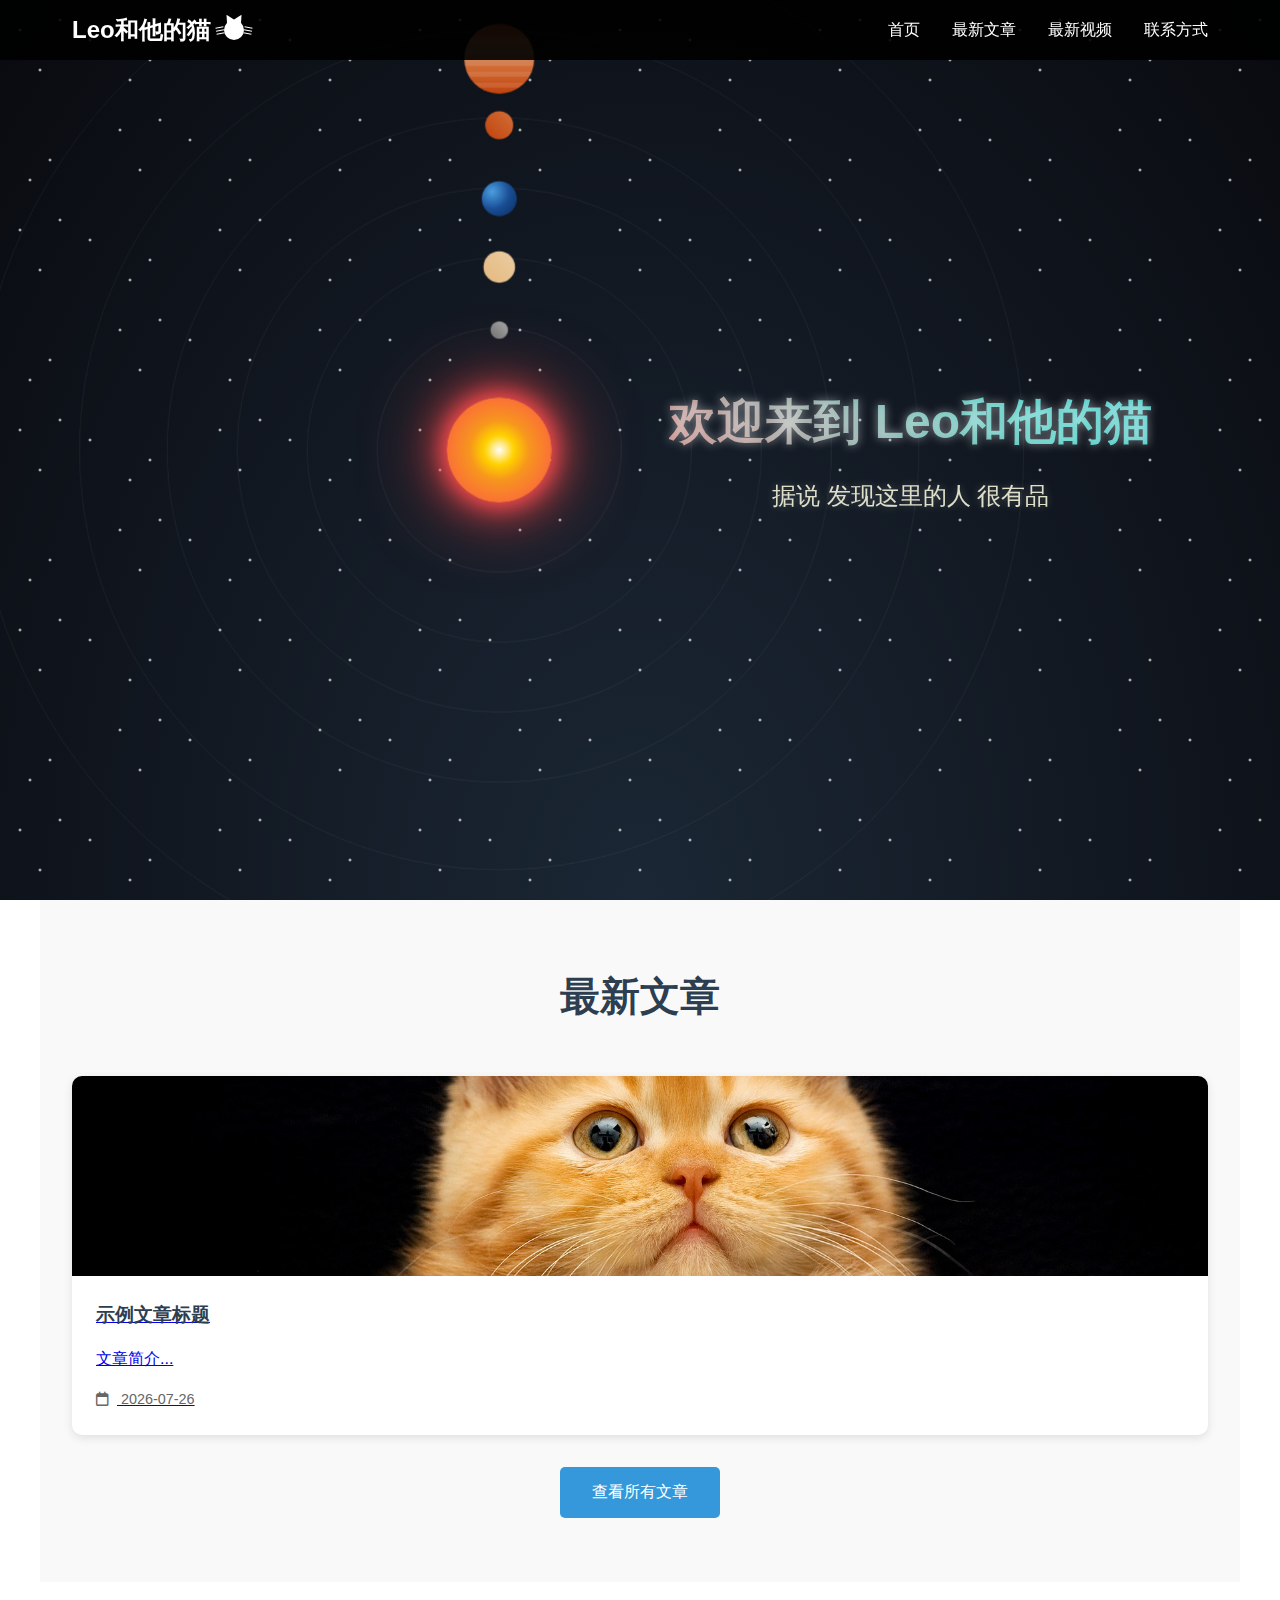
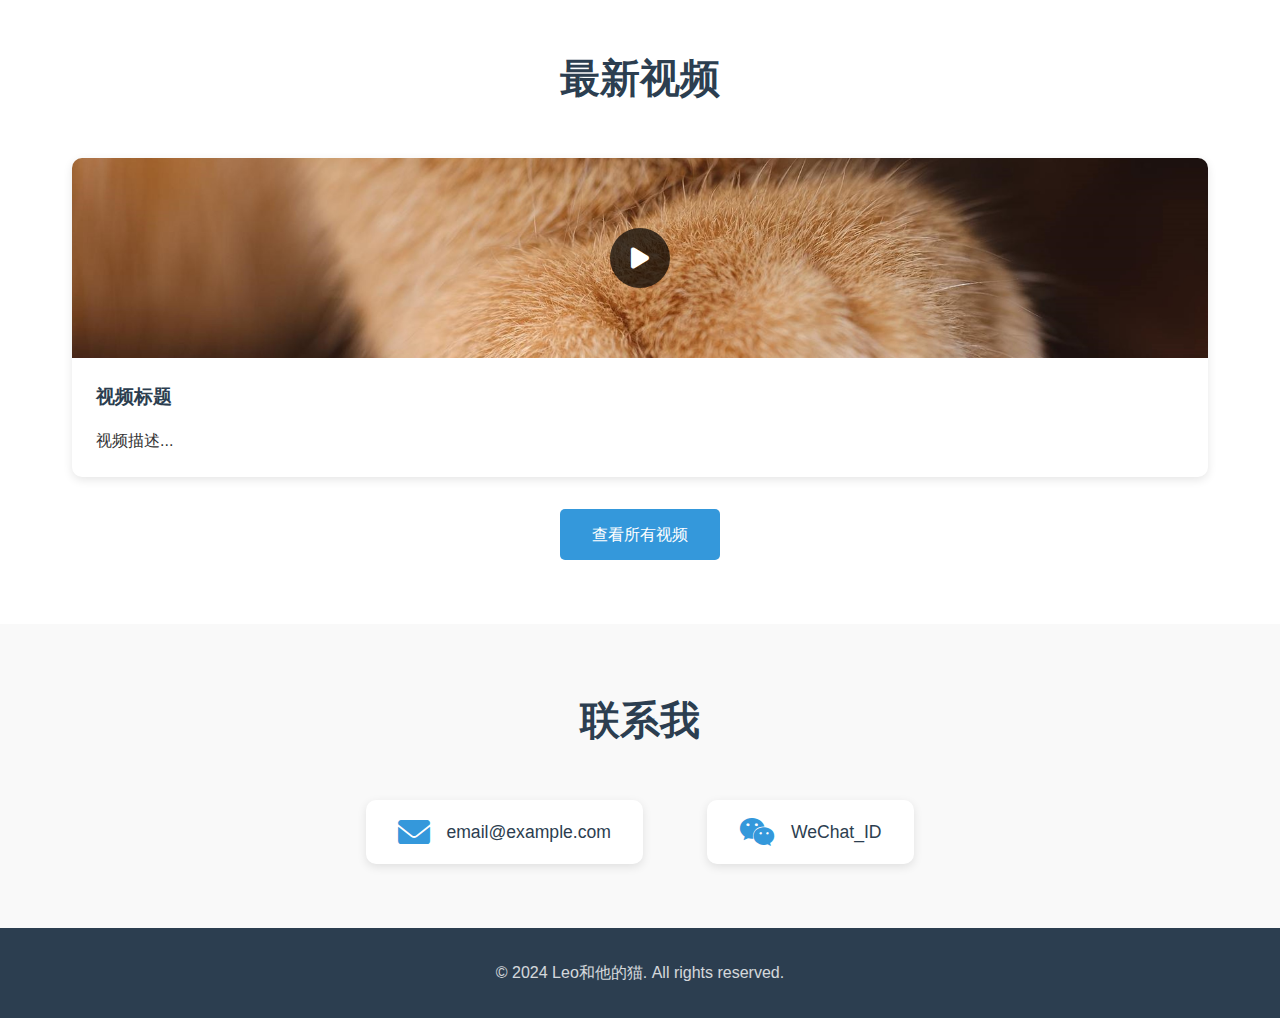
<file: index.html>
<!DOCTYPE html>
<html lang="zh">
<head>
    <meta charset="UTF-8">
    <meta name="viewport" content="width=device-width, initial-scale=1.0">
    <title>Leo和他的猫</title>
    <link rel="stylesheet" href="style.css">
    <link rel="stylesheet" href="https://cdnjs.cloudflare.com/ajax/libs/font-awesome/6.0.0/css/all.min.css">
</head>
<body>
    <!-- 导航栏 -->
    <header>
        <nav>
            <div class="logo">
                <div class="cat-icon">
                    <div class="whiskers"></div>
                </div>
                <h1>Leo和他的猫</h1>
            </div>
            <ul>
                <li><a href="#home">首页</a></li>
                <li><a href="#latest-posts">最新文章</a></li>
                <li><a href="#latest-videos">最新视频</a></li>
                <li><a href="#contact">联系方式</a></li>
            </ul>
        </nav>
    </header>

    <main>
        <!-- 首页欢迎区 -->
        <section id="home" class="hero">
            <div class="space-background">
                <div class="stars"></div>
                <div class="solar-system">
                    <div class="sun"></div>
                    <div class="orbit mercury-orbit">
                        <div class="planet mercury"></div>
                    </div>
                    <div class="orbit venus-orbit">
                        <div class="planet venus"></div>
                    </div>
                    <div class="orbit earth-orbit">
                        <div class="planet earth"></div>
                    </div>
                    <div class="orbit mars-orbit">
                        <div class="planet mars"></div>
                    </div>
                    <div class="orbit jupiter-orbit">
                        <div class="planet jupiter"></div>
                    </div>
                    <div class="orbit saturn-orbit">
                        <div class="planet saturn">
                            <div class="rings"></div>
                        </div>
                    </div>
                </div>
            </div>
            <div class="hero-content">
                <h1>欢迎来到 Leo和他的猫 </h1>
                <p>据说 发现这里的人 很有品</p>
            </div>
        </section>

        <!-- 最新文章区域 -->
<section id="latest-posts" class="posts-section">
    <h2>最新文章</h2>
    <div class="posts-grid">
        <article class="post-card">
            <a href="posts/post1.html" class="post-link"> <!-- 添加链接 -->
                <div class="post-image">
                    <img src="images/posts/post1/cover.jpg" alt="文章配图"> <!-- 确保路径正确 -->
                </div>
                <div class="post-content">
                    <h3>示例文章标题</h3> <!-- 确保标题正确 -->
                    <p>文章简介...</p>
                    <div class="post-meta">
                        <span><i class="far fa-calendar"></i> <span class="post-date"></span></span>
                    </div>
                </div>
            </a>
        </article>
    </div>
    <div class="view-all">
        <a href="posts/index.html" class="btn">查看所有文章</a>
    </div>
</section>

        <!-- 最新视频区域 -->
<section id="latest-videos" class="videos-section">
    <h2>最新视频</h2>
    <div class="videos-grid">
        <div class="video-card">
            <div class="video-thumbnail">
                <img src="images/videos/video1-thumb.jpg" alt="视频缩略图"> <!-- 确保路径正确 -->
                <div class="play-button">
                    <i class="fas fa-play"></i>
                </div>
            </div>
            <div class="video-info">
                <h3>视频标题</h3> <!-- 确保标题正确 -->
                <p>视频描述...</p>
            </div>
        </div>
    </div>
    <div class="view-all">
        <a href="videos/index.html" class="btn">查看所有视频</a>
    </div>
</section>

        <!-- 联系方式 -->
        <section id="contact" class="contact-section">
            <h2>联系我</h2>
            <div class="contact-content">
                <div class="contact-info">
                    <div class="contact-item">
                        <i class="fas fa-envelope"></i>
                        <p>email@example.com</p>
                    </div>
                    <div class="contact-item">
                        <i class="fab fa-weixin"></i>
                        <p>WeChat_ID</p>
                    </div>
                </div>
            </div>
        </section>
    </main>

    <footer>
        <div class="footer-bottom">
            <p>&copy; 2024 Leo和他的猫. All rights reserved.</p>
        </div>
    </footer>
<script>
    document.addEventListener('DOMContentLoaded', function() {
        const dateElements = document.querySelectorAll('.post-date');
        const today = new Date();
        const formattedDate = today.getFullYear() + '-' + 
                            String(today.getMonth() + 1).padStart(2, '0') + '-' + 
                            String(today.getDate()).padStart(2, '0');
        dateElements.forEach(element => {
            element.textContent = formattedDate;
        });
    });
</script>
</body>
</html>
</file>
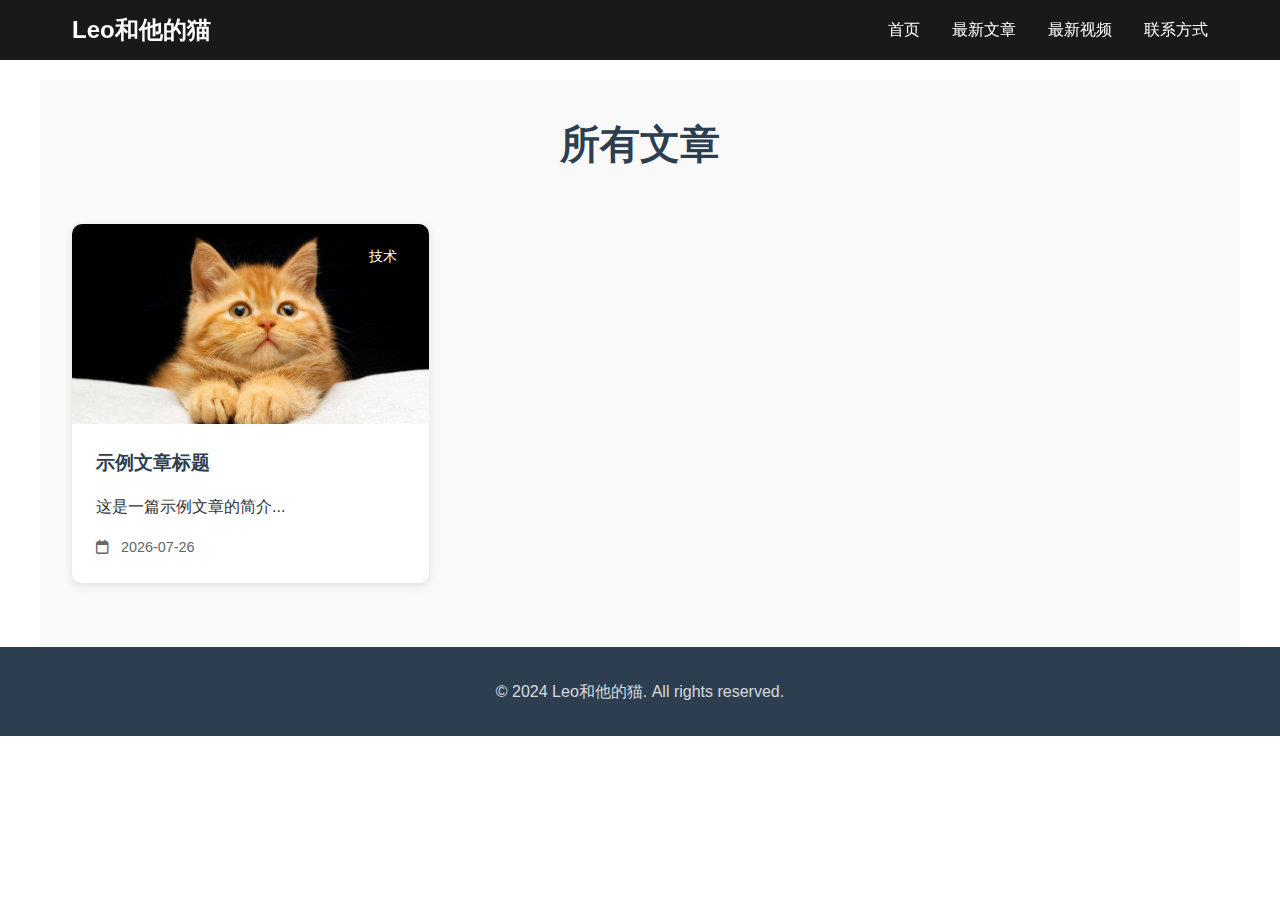
<file: posts/index.html>
<!DOCTYPE html>
<html lang="zh">
<head>
    <meta charset="UTF-8">
    <meta name="viewport" content="width=device-width, initial-scale=1.0">
    <title>文章列表 - Leo和他的猫</title>
    <link rel="stylesheet" href="../style.css">
    <link rel="stylesheet" href="post-style.css">
    <link rel="stylesheet" href="https://cdnjs.cloudflare.com/ajax/libs/font-awesome/6.0.0/css/all.min.css">
</head>
<body>
    <!-- 导航栏 -->
    <header>
        <nav>
            <div class="logo">
                <h1>Leo和他的猫</h1>
            </div>
            <ul>
                <li><a href="../index.html">首页</a></li>
                <li><a href="../index.html#latest-posts">最新文章</a></li>
                <li><a href="../index.html#latest-videos">最新视频</a></li>
                <li><a href="../index.html#contact">联系方式</a></li>
            </ul>
        </nav>
    </header>

    <main>
        <section class="posts-section">
            <h2>所有文章</h2>
            <div class="posts-grid">
                <!-- 文章列表 -->
                <article class="post-card">
                    <a href="post1.html" class="post-link">
                        <div class="post-image">
                            <img src="../images/posts/post1/cover.jpg" alt="文章配图">
                            <div class="post-category">技术</div>
                        </div>
                        <div class="post-content">
                            <h3>示例文章标题</h3>
                            <p>这是一篇示例文章的简介...</p>
                            <div class="post-meta">
                                <span><i class="far fa-calendar"></i> <span class="post-date"></span></span>
                            </div>
                        </div>
                    </a>
                </article>
            </div>
        </section>
    </main>

    <footer>
        <div class="footer-bottom">
            <p>&copy; 2024 Leo和他的猫. All rights reserved.</p>
        </div>
    </footer>
<script>
    document.addEventListener('DOMContentLoaded', function() {
        const dateElements = document.querySelectorAll('.post-date');
        const today = new Date();
        const formattedDate = today.getFullYear() + '-' + 
                            String(today.getMonth() + 1).padStart(2, '0') + '-' + 
                            String(today.getDate()).padStart(2, '0');
        dateElements.forEach(element => {
            element.textContent = formattedDate;
        });
    });
</script>
</body>
</html>
</file>
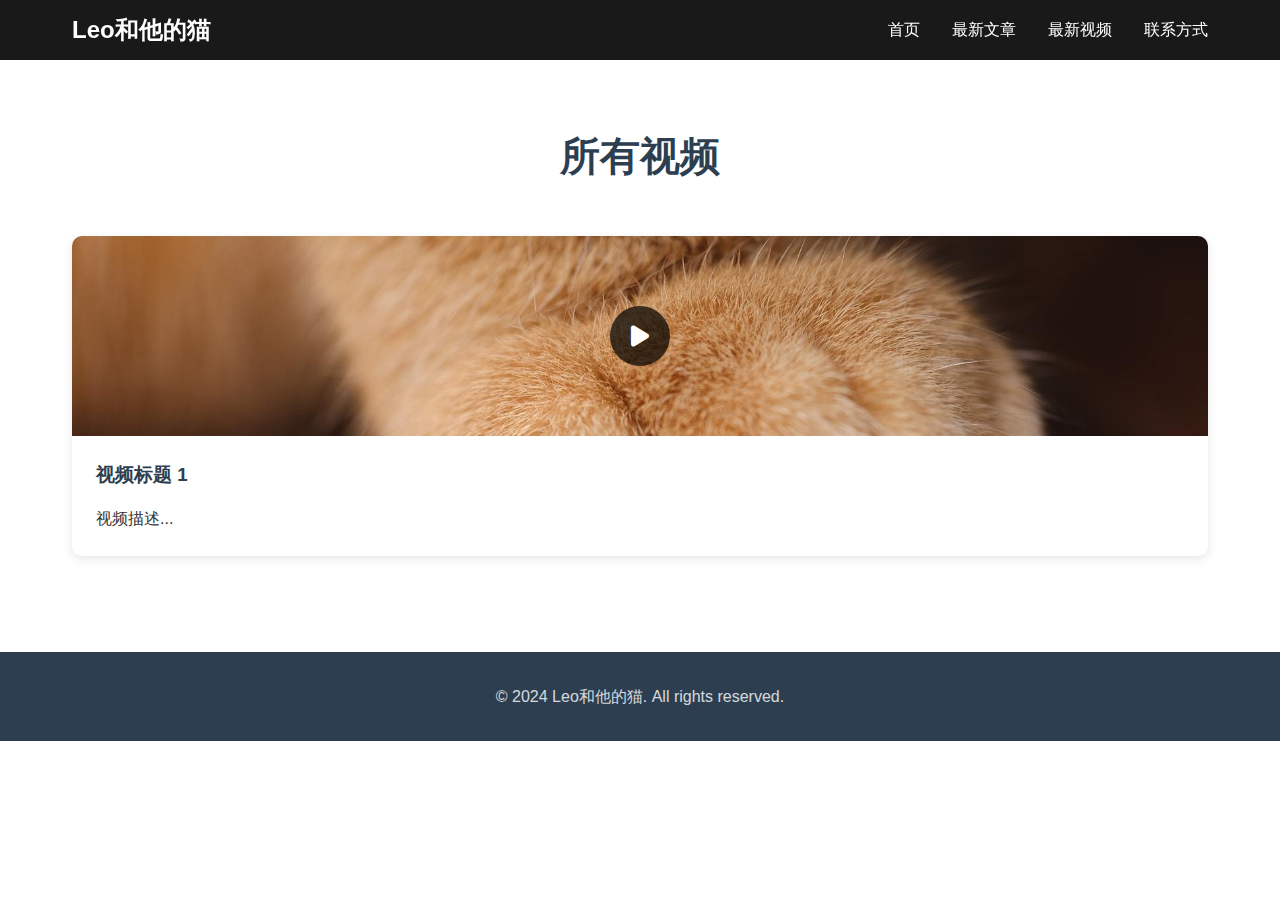
<file: videos/index.html>
<!DOCTYPE html>
<html lang="zh">
<head>
    <meta charset="UTF-8">
    <meta name="viewport" content="width=device-width, initial-scale=1.0">
    <title>视频列表 - Leo和他的猫</title>
    <link rel="stylesheet" href="../style.css">
    <link rel="stylesheet" href="https://cdnjs.cloudflare.com/ajax/libs/font-awesome/6.0.0/css/all.min.css">
</head>
<body>
    <!-- 导航栏 -->
    <header>
        <nav>
            <div class="logo">
                <h1>Leo和他的猫</h1>
            </div>
            <ul>
                <li><a href="../index.html">首页</a></li>
                <li><a href="../index.html#latest-posts">最新文章</a></li>
                <li><a href="../index.html#latest-videos">最新视频</a></li>
                <li><a href="../index.html#contact">联系方式</a></li>
            </ul>
        </nav>
    </header>

    <main>
        <section class="videos-section" style="margin-top: 60px;">
            <h2>所有视频</h2>
            <div class="videos-grid">
                <!-- 视频列表 -->
                <div class="video-card">
                    <div class="video-thumbnail">
                        <img src="../images/videos/video1-thumb.jpg" alt="视频缩略图">
                        <div class="play-button">
                            <i class="fas fa-play"></i>
                        </div>
                    </div>
                    <div class="video-info">
                        <h3>视频标题 1</h3>
                        <p>视频描述...</p>
                    </div>
                </div>
                <!-- 可以添加更多视频 -->
            </div>
        </section>
    </main>

    <footer>
        <div class="footer-bottom">
            <p>&copy; 2024 Leo和他的猫. All rights reserved.</p>
        </div>
    </footer>
</body>
</html>
</file>
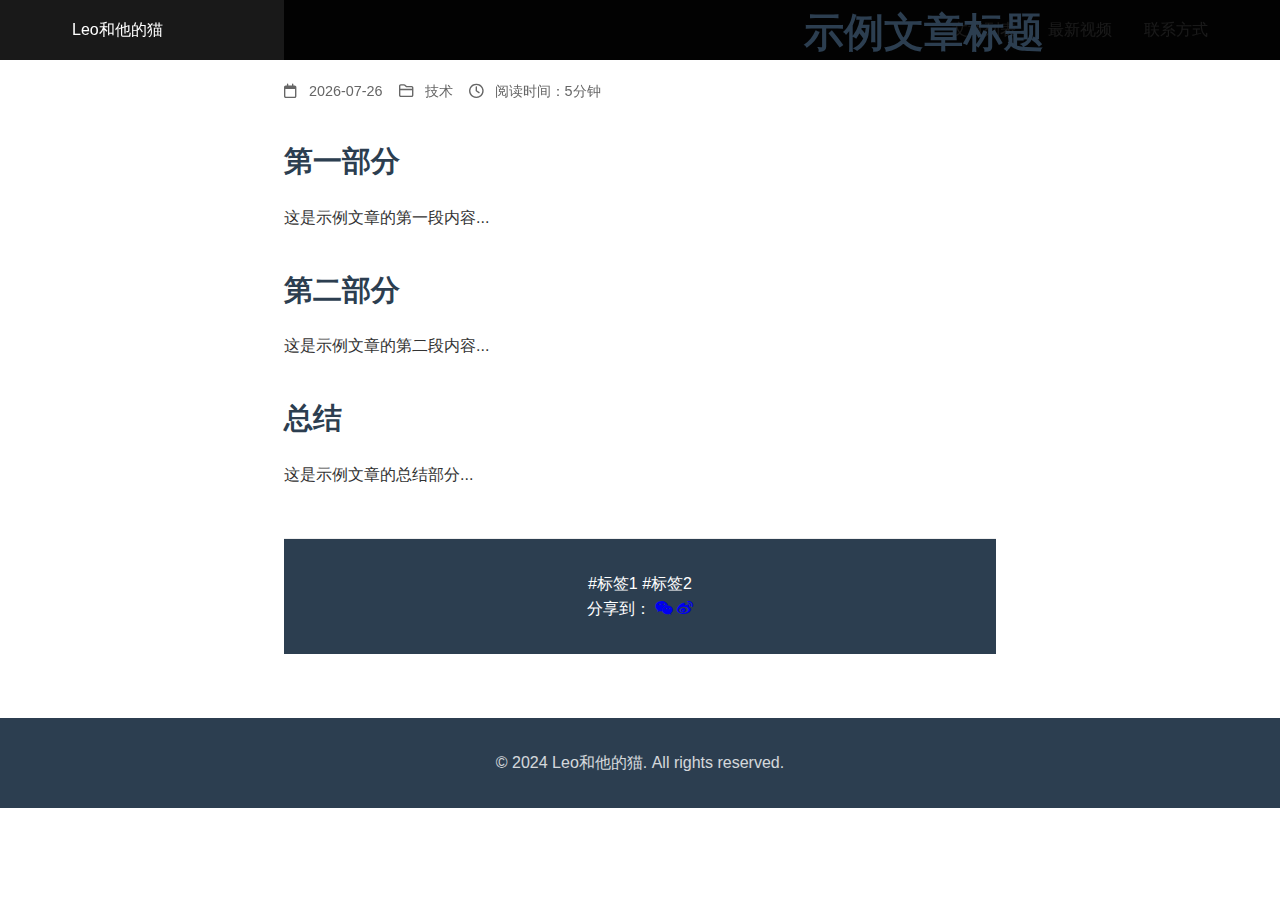
<file: posts/post1.html>
<!DOCTYPE html>
<html lang="zh">
<head>
    <meta charset="UTF-8">
    <meta name="viewport" content="width=device-width, initial-scale=1.0">
    <title>示例文章标题 - Leo和他的猫</title>
    <link rel="stylesheet" href="../style.css">
    <link rel="stylesheet" href="post-style.css">
    <link rel="stylesheet" href="https://cdnjs.cloudflare.com/ajax/libs/font-awesome/6.0.0/css/all.min.css">
</head>
<body>
    <!-- 导航栏 -->
    <header>
        <nav>
            <div class="logo">
                <a href="../index.html">Leo和他的猫</a>
            </div>
            <ul>
                <li><a href="index.html">文章列表</a></li>
                <li><a href="../index.html#latest-videos">最新视频</a></li>
                <li><a href="../index.html#contact">联系方式</a></li>
            </ul>
        </nav>
    </header>

    <main class="post-page">
        <article class="post-content">
            <!-- 文章头部 -->
            <header class="post-header">
                <h1>示例文章标题</h1>
                <div class="post-meta">
                    <span><i class="far fa-calendar"></i> <span class="post-date"></span></span>
                    <span><i class="far fa-folder"></i> 技术</span>
                    <span><i class="far fa-clock"></i> 阅读时间：5分钟</span>
                </div>
            </header>

            <!-- 文章正文 -->
            <div class="post-body">
                <h2>第一部分</h2>
                <p>这是示例文章的第一段内容...</p>

                <h2>第二部分</h2>
                <p>这是示例文章的第二段内容...</p>

                <h2>总结</h2>
                <p>这是示例文章的总结部分...</p>
            </div>

            <!-- 文章底部 -->
            <footer class="post-footer">
                <div class="post-tags">
                    <span class="tag">#标签1</span>
                    <span class="tag">#标签2</span>
                </div>
                
                <!-- 分享按钮 -->
                <div class="post-share">
                    <span>分享到：</span>
                    <a href="#" title="分享到微信"><i class="fab fa-weixin"></i></a>
                    <a href="#" title="分享到微博"><i class="fab fa-weibo"></i></a>
                </div>
            </footer>
        </article>
    </main>

    <footer>
        <div class="footer-bottom">
            <p>&copy; 2024 Leo和他的猫. All rights reserved.</p>
        </div>
    </footer>
<script>
    document.addEventListener('DOMContentLoaded', function() {
        const dateElement = document.querySelector('.post-date');
        const today = new Date();
        const formattedDate = today.getFullYear() + '-' + 
                            String(today.getMonth() + 1).padStart(2, '0') + '-' + 
                            String(today.getDate()).padStart(2, '0');
        dateElement.textContent = formattedDate;
    });
</script>
</body>
</html>
</file>
<file: style.css>
/* 基础设置 */
:root {
    --primary-color: #3498db;
    --secondary-color: #2c3e50;
    --text-color: #333;
    --white: #fff;
    --max-width: 1200px;
    --header-height: 60px;
}

* {
    margin: 0;
    padding: 0;
    box-sizing: border-box;
}

html {
    scroll-behavior: smooth;
}

body {
    font-family: 'Microsoft YaHei', sans-serif;
    line-height: 1.6;
    color: var(--text-color);
    overflow-x: hidden;
}

/* 导航栏样式 */
header {
    background-color: rgba(0, 0, 0, 0.9);
    position: fixed;
    width: 100%;
    top: 0;
    z-index: 1000;
    height: var(--header-height);
}

nav {
    max-width: var(--max-width);
    margin: 0 auto;
    padding: 0 2rem;
    display: flex;
    justify-content: space-between;
    align-items: center;
    height: 100%;
}

nav .logo h1 {
    color: var(--white);
    font-size: 1.5rem;
}

nav ul {
    display: flex;
    list-style: none;
    gap: 2rem;
}

nav a {
    color: var(--white);
    text-decoration: none;
    transition: color 0.3s;
}

nav a:hover {
    color: var(--primary-color);
}

.logo {
    display: flex;
    align-items: center;
    gap: 8px;
    flex-direction: row-reverse; /* 改变方向，让图标在右边 */
}

.cat-icon {
    width: 20px;
    height: 20px;
    background-color: #ffffff;
    border-radius: 50%;
    position: relative;
    margin: 0 0 0 5px; /* 修改边距：上 右 下 左 */
    z-index: 1;
}

/* 耳朵容器 */
.cat-icon::before {
    content: '';
    position: absolute;
    top: -6px;
    left: 0;
    width: 10px;
    height: 10px;
    background-color: #ffffff;
    clip-path: polygon(0 100%, 50% 0, 100% 100%);
    z-index: 2;
    transform: rotate(-30deg);
}

.cat-icon::after {
    content: '';
    position: absolute;
    top: -6px;
    right: 0;
    width: 10px;
    height: 10px;
    background-color: #ffffff;
    clip-path: polygon(0 100%, 50% 0, 100% 100%);
    z-index: 2;
    transform: rotate(30deg);
}

/* 胡须样式 */
.whiskers::before {
    content: '';
    position: absolute;
    left: -8px;
    top: 50%;
    width: 8px;
    height: 1px;
    background-color: #ffffff;
    box-shadow: 
        0 -3px 0 #ffffff,
        0 3px 0 #ffffff;
    transform: rotate(-10deg);
}

.whiskers::after {
    content: '';
    position: absolute;
    right: -8px;
    top: 50%;
    width: 8px;
    height: 1px;
    background-color: #ffffff;
    box-shadow: 
        0 -3px 0 #ffffff,
        0 3px 0 #ffffff;
    transform: rotate(10deg);
}

.whiskers {
    position: absolute;
    width: 100%;
    height: 100%;
    top: 0;
    left: 0;
}

/* 英雄区样式 */
.hero {
    min-height: 100vh; /* 使用最小高度 */
    width: 100vw; /* 使用视口宽度 */
    position: relative;
    overflow: hidden;
    margin: 0;
    padding: 0;
    left: 0;
    top: 0;
}

/* 太空背景 */
.space-background {
    position: absolute;
    width: 100vw;
    height: 100vh;
    background: radial-gradient(ellipse at bottom, #1B2735 0%, #090A0F 100%);
    left: 0;
    top: 0;
    margin: 0;
    padding: 0;
}

/* 星星效果 */
.stars {
    position: absolute;
    width: 100%;
    height: 100%;
}

.stars::before,
.stars::after {
    content: '';
    position: absolute;
    width: 100%;
    height: 100%;
    background-image: 
        radial-gradient(2px 2px at 20px 30px, #fff, rgba(0,0,0,0)),
        radial-gradient(2px 2px at 40px 70px, #fff, rgba(0,0,0,0)),
        radial-gradient(2px 2px at 50px 160px, #fff, rgba(0,0,0,0)),
        radial-gradient(2px 2px at 90px 40px, #fff, rgba(0,0,0,0)),
        radial-gradient(2px 2px at 130px 80px, #fff, rgba(0,0,0,0)),
        radial-gradient(2px 2px at 160px 120px, #fff, rgba(0,0,0,0));
    background-repeat: repeat;
    background-size: 200px 200px;
    animation: twinkle 4s ease-in-out infinite;
}

.stars::after {
    background-position: 100px 100px;
    animation-delay: 2s;
}
/* 太阳系容器 */
.solar-system {
    position: absolute;
    width: 100%;
    height: 100%;
    transform: scale(0.7);
    left: 10%;
    top: 0;
}

/* 太阳 */
.sun {
    position: absolute;
    width: 150px;
    height: 150px;
    background: radial-gradient(circle at center,
        #fff 0%,
        #ffd200 20%,
        #f7971e 40%,
        #ff4e50 100%
    );
    border-radius: 50%;
    left: 20%;
    top: 50%;
    transform: translate(-50%, -50%);
    box-shadow: 
        0 0 120px #ff4e50,
        0 0 60px #ff4e50,
        0 0 30px #ff4e50;
    animation: sunGlow 4s ease-in-out infinite alternate;
}

/* 轨道基础样式 */
.orbit {
    position: absolute;
    border: 1px solid rgba(255, 255, 255, 0.1);
    border-radius: 50%;
    left: 20%;
    top: 50%;
    transform: translate(-50%, -50%);
}

/* 各个轨道大小和动画 */
.mercury-orbit {
    width: 350px;
    height: 350px;
    animation: rotate 4s linear infinite;
}

.venus-orbit {
    width: 550px;
    height: 550px;
    animation: rotate 6.5s linear infinite;
}

.earth-orbit {
    width: 750px;
    height: 750px;
    animation: rotate 10s linear infinite;
}

.mars-orbit {
    width: 950px;
    height: 950px;
    animation: rotate 15s linear infinite;
}

.jupiter-orbit {
    width: 1200px;
    height: 1200px;
    animation: rotate 25s linear infinite;
}

.saturn-orbit {
    width: 1500px;
    height: 1500px;
    animation: rotate 35s linear infinite;
}

/* 行星基础样式 */
.planet {
    position: absolute;
    border-radius: 50%;
    top: -10px;
    left: 50%;
    transform: translateX(-50%);
}

/* 各个行星样式 */
.mercury {
    width: 25px;
    height: 25px;
    background: linear-gradient(45deg, #727272, #a8a8a8);
}

.venus {
    width: 45px;
    height: 45px;
    background: linear-gradient(45deg, #e6b980, #eacda3);
}

.earth {
    width: 50px;
    height: 50px;
    background: radial-gradient(circle at 30% 30%,
        #4b9fe1 0%,
        #1a4e95 50%,
        #0a2d5c 100%
    );
}

.mars {
    width: 40px;
    height: 40px;
    background: linear-gradient(45deg, #c1440e, #d36f39);
}

.jupiter {
    width: 100px;
    height: 100px;
    background: linear-gradient(
        to bottom,
        #c1440e 0%,
        #d36f39 20%,
        #bf8456 40%,
        #d36f39 60%,
        #c1440e 100%
    );
    position: relative;
    overflow: hidden;
}

.jupiter::after {
    content: '';
    position: absolute;
    width: 100%;
    height: 100%;
    background: repeating-linear-gradient(
        0deg,
        transparent,
        transparent 8px,
        rgba(255, 255, 255, 0.1) 8px,
        rgba(255, 255, 255, 0.1) 16px
    );
}

.saturn {
    width: 90px;
    height: 90px;
    background: linear-gradient(45deg, #e6c588, #b69c6f);
    position: relative;
}

/* 土星环 */
.rings {
    position: absolute;
    width: 200%;
    height: 10px;
    background: linear-gradient(
        90deg,
        rgba(230, 197, 136, 0),
        rgba(230, 197, 136, 0.5) 15%,
        rgba(230, 197, 136, 0.5) 85%,
        rgba(230, 197, 136, 0)
    );
    top: 50%;
    left: 50%;
    transform: translate(-50%, -50%) rotate(20deg);
    border-radius: 50%;
    box-shadow: 
        0 2px 0 rgba(230, 197, 136, 0.3),
        0 -2px 0 rgba(230, 197, 136, 0.3);
}

/* 动画定义 */
@keyframes rotate {
    from { transform: translate(-50%, -50%) rotate(0deg); }
    to { transform: translate(-50%, -50%) rotate(360deg); }
}

@keyframes twinkle {
    0%, 100% { opacity: 0.3; }
    50% { opacity: 0.8; }
}

@keyframes sunGlow {
    from { box-shadow: 0 0 120px #ff4e50, 0 0 60px #ff4e50, 0 0 30px #ff4e50; }
    to { box-shadow: 0 0 150px #ff4e50, 0 0 80px #ff4e50, 0 0 40px #ff4e50; }
}
/* 英雄区内容 */
.hero-content {
    position: absolute;
    right: 10%;
    top: 50%;
    transform: translateY(-50%);
    color: var(--white);
    text-align: center;
    z-index: 1;
}

.hero-content h1 {
    font-size: 3rem;
    margin-bottom: 1rem;
    text-shadow: 0 0 10px rgba(255, 255, 255, 0.5);
    
    /* 添加渐变色文字效果 */
    background: linear-gradient(
        45deg,
        #ff6b6b,
        #4ecdc4,
        #45b7d1,
        #a06cd5
    );
    -webkit-background-clip: text;
    background-clip: text;
    color: transparent;
    background-size: 300% 300%;
    animation: gradient 6s ease-in-out infinite;
}
/* 添加渐变动画定义 */
@keyframes gradient {
    0% {
        background-position: 0% 50%;
    }
    50% {
        background-position: 100% 50%;
    }
    100% {
        background-position: 0% 50%;
    }
}

.hero-content p {
    font-size: 1.5rem;  /* 增大字体 */
    opacity: 0.9;     /* 增加不透明度 */
    font-weight: 500; /* 稍微加粗 */
    color: #F5F5DC;
    text-shadow: 0 0 10px rgba(255, 255, 255, 0.3);
    animation: textPulse 2s ease-in-out infinite;
}
@keyframes textPulse {
    0%, 100% {
        transform: scale(1);
        text-shadow: 0 0 10px rgba(255, 255, 255, 0.3);
    }
    50% {
        transform: scale(1.05);
        text-shadow: 0 0 20px rgba(255, 255, 255, 0.5);
    }
}

/* 通用区域样式 */
section {
    padding: 4rem 2rem;
}

section h2 {
    text-align: center;
    font-size: 2.5rem;
    margin-bottom: 3rem;
    color: var(--secondary-color);
}

/* 文章区域 */
.posts-section {
    background: #f9f9f9;
    max-width: var(--max-width);
    margin: 0 auto;
}

.posts-grid {
    display: grid;
    grid-template-columns: repeat(auto-fit, minmax(300px, 1fr));
    gap: 2rem;
    margin-bottom: 2rem;
}

.post-card {
    background: var(--white);
    border-radius: 10px;
    overflow: hidden;
    box-shadow: 0 3px 10px rgba(0, 0, 0, 0.1);
    transition: transform 0.3s;
}

.post-card:hover {
    transform: translateY(-5px);
}

.post-image {
    height: 200px;
    overflow: hidden;
}

.post-image img {
    width: 100%;
    height: 100%;
    object-fit: cover;
    transition: transform 0.3s;
}

.post-card:hover .post-image img {
    transform: scale(1.1);
}

.post-content {
    padding: 1.5rem;
}

.post-content h3 {
    margin-bottom: 1rem;
    color: var(--secondary-color);
}

.post-meta {
    display: flex;
    gap: 1rem;
    color: #666;
    font-size: 0.9rem;
    margin-top: 1rem;
}

.post-meta i {
    margin-right: 0.5rem;
}

/* 视频区域 */
.videos-section {
    background: var(--white);
    max-width: var(--max-width);
    margin: 0 auto;
}

.videos-grid {
    display: grid;
    grid-template-columns: repeat(auto-fit, minmax(300px, 1fr));
    gap: 2rem;
    margin-bottom: 2rem;
}

.video-card {
    background: var(--white);
    border-radius: 10px;
    overflow: hidden;
    box-shadow: 0 3px 10px rgba(0, 0, 0, 0.1);
    transition: transform 0.3s;
}

.video-card:hover {
    transform: translateY(-5px);
}

.video-thumbnail {
    position: relative;
    height: 200px;
    overflow: hidden;
}

.video-thumbnail img {
    width: 100%;
    height: 100%;
    object-fit: cover;
}

.play-button {
    position: absolute;
    top: 50%;
    left: 50%;
    transform: translate(-50%, -50%);
    width: 60px;
    height: 60px;
    background: rgba(0, 0, 0, 0.7);
    border-radius: 50%;
    display: flex;
    align-items: center;
    justify-content: center;
    color: var(--white);
    font-size: 1.5rem;
    transition: background 0.3s;
}

.video-card:hover .play-button {
    background: var(--primary-color);
}

.video-info {
    padding: 1.5rem;
}

.video-info h3 {
    margin-bottom: 1rem;
    color: var(--secondary-color);
}

/* 查看全部按钮 */
.view-all {
    text-align: center;
}

.btn {
    display: inline-block;
    padding: 0.8rem 2rem;
    background: var(--primary-color);
    color: var(--white);
    text-decoration: none;
    border-radius: 5px;
    transition: background 0.3s;
}

.btn:hover {
    background: #2980b9;
}
/* 联系方式区域 */
.contact-section {
    background: #f9f9f9;
    text-align: center;
    padding: 4rem 2rem;
}

.contact-content {
    max-width: var(--max-width);
    margin: 0 auto;
}

.contact-info {
    display: flex;
    justify-content: center;
    gap: 4rem;
    margin-top: 2rem;
}

.contact-item {
    display: flex;
    align-items: center;
    gap: 1rem;
    padding: 1rem 2rem;
    background: var(--white);
    border-radius: 10px;
    box-shadow: 0 3px 10px rgba(0, 0, 0, 0.1);
    transition: transform 0.3s;
}

.contact-item:hover {
    transform: translateY(-5px);
}

.contact-item i {
    font-size: 2rem;
    color: var(--primary-color);
}

.contact-item p {
    font-size: 1.1rem;
    color: var(--secondary-color);
}

/* 页脚 */
footer {
    background: var(--secondary-color);
    color: var(--white);
    text-align: center;
    padding: 2rem;
}

.footer-bottom {
    max-width: var(--max-width);
    margin: 0 auto;
    opacity: 0.8;
}

/* 动画效果 */
@keyframes textGlow {
    from { text-shadow: 0 0 10px rgba(255, 255, 255, 0.5); }
    to { text-shadow: 0 0 20px rgba(255, 255, 255, 0.8); }
}
@keyframes gradient {
    0% {
        background-position: 0% 50%;
    }
    50% {
        background-position: 100% 50%;
    }
    100% {
        background-position: 0% 50%;
    }
}
/* 响应式设计 */
@media (max-width: 1200px) {
    .solar-system {
        transform: scale(0.6);
        left: -10%;
    }

    .hero-content {
        right: 5%;
    }
}

@media (max-width: 768px) {
    /* 导航栏响应式 */
    nav {
        padding: 0 1rem;
    }

    nav .logo h1 {
        color: var(--white);
        font-size: 1.5rem;
        margin: 0; /* 确保标题没有额外的边距 */
    }

    nav ul {
        gap: 1rem;
    }

    /* 英雄区响应式 */
    .solar-system {
        transform: scale(0.4);
        left: -20%;
    }

    .hero-content {
        right: 50%;
        transform: translate(50%, -50%);
        width: 90%;
    }

    .hero-content h1 {
        font-size: 2rem;
    }

    .hero-content p {
        font-size: 1rem;
    }

    /* 文章和视频网格响应式 */
    .posts-grid,
    .videos-grid {
        grid-template-columns: 1fr;
        padding: 0 1rem;
    }

    /* 联系方式响应式 */
    .contact-info {
        flex-direction: column;
        gap: 2rem;
    }

    .contact-item {
        width: 100%;
        justify-content: center;
    }

    /* 区域标题响应式 */
    section h2 {
        font-size: 2rem;
        margin-bottom: 2rem;
    }
}

@media (max-width: 480px) {
    /* 超小屏幕适配 */
    .hero {
        height: 60vh;
    }

    .solar-system {
        transform: scale(0.35);
        left: -30%;
    }

    nav ul {
        display: none; /* 可以添加汉堡菜单替代 */
    }

.hero-content h1 {
    font-size: 3rem;
}

    .post-card,
    .video-card {
        margin: 0 1rem;
    }

    .btn {
        padding: 0.6rem 1.5rem;
        font-size: 0.9rem;
    }
}

/* 打印样式 */
@media print {
    .hero,
    .videos-section,
    nav,
    footer {
        display: none;
    }

    .posts-section {
        padding: 0;
    }

    .post-card {
        break-inside: avoid;
        box-shadow: none;
    }
}
</file>
<file: posts/post-style.css>
/* 文章列表页样式 */
.posts-section {
    margin-top: 80px;
    padding: 2rem;
    max-width: var(--max-width);
    margin-left: auto;
    margin-right: auto;
}

.posts-grid {
    display: grid;
    grid-template-columns: repeat(auto-fill, minmax(300px, 1fr));
    gap: 2rem;
    margin-bottom: 2rem;
}

.post-card {
    background: var(--white);
    border-radius: 10px;
    overflow: hidden;
    box-shadow: 0 3px 10px rgba(0, 0, 0, 0.1);
    transition: transform 0.3s;
}

.post-card:hover {
    transform: translateY(-5px);
}

.post-link {
    text-decoration: none;
    color: inherit;
}

.post-image {
    position: relative;
    height: 200px;
    overflow: hidden;
}

.post-image img {
    width: 100%;
    height: 100%;
    object-fit: cover;
}

.post-category {
    position: absolute;
    top: 1rem;
    right: 1rem;
    padding: 0.3rem 1rem;
    background: rgba(0, 0, 0, 0.6);
    color: var(--white);
    border-radius: 15px;
    font-size: 0.9rem;
}

.post-content {
    padding: 1.5rem;
}

.post-content h3 {
    margin-bottom: 1rem;
    color: var(--secondary-color);
}

.post-meta {
    display: flex;
    gap: 1rem;
    color: #666;
    font-size: 0.9rem;
}

.post-meta i {
    margin-right: 0.5rem;
}

/* 单篇文章页面样式 */
.post-page {
    max-width: 800px;
    margin: 80px auto 40px;
    padding: 0 20px;
}

.post-header {
    text-align: center;
    margin-bottom: 2rem;
}

.post-header h1 {
    font-size: 2.5rem;
    color: var(--secondary-color);
    margin-bottom: 1rem;
}

.post-body {
    line-height: 1.8;
}

.post-body h2 {
    font-size: 1.8rem;
    color: var(--secondary-color);
    margin: 2rem 0 1rem;
}

.post-body p {
    margin-bottom: 1rem;
}

.post-footer {
    margin-top: 3rem;
    padding-top: 2rem;
    border-top: 1px solid #eee;
}

/* 响应式设计 */
@media (max-width: 768px) {
    .posts-section {
        padding: 1rem;
    }

    .post-header h1 {
        font-size: 2rem;
    }

    .post-meta {
        flex-direction: column;
        align-items: center;
    }
}
</file>
